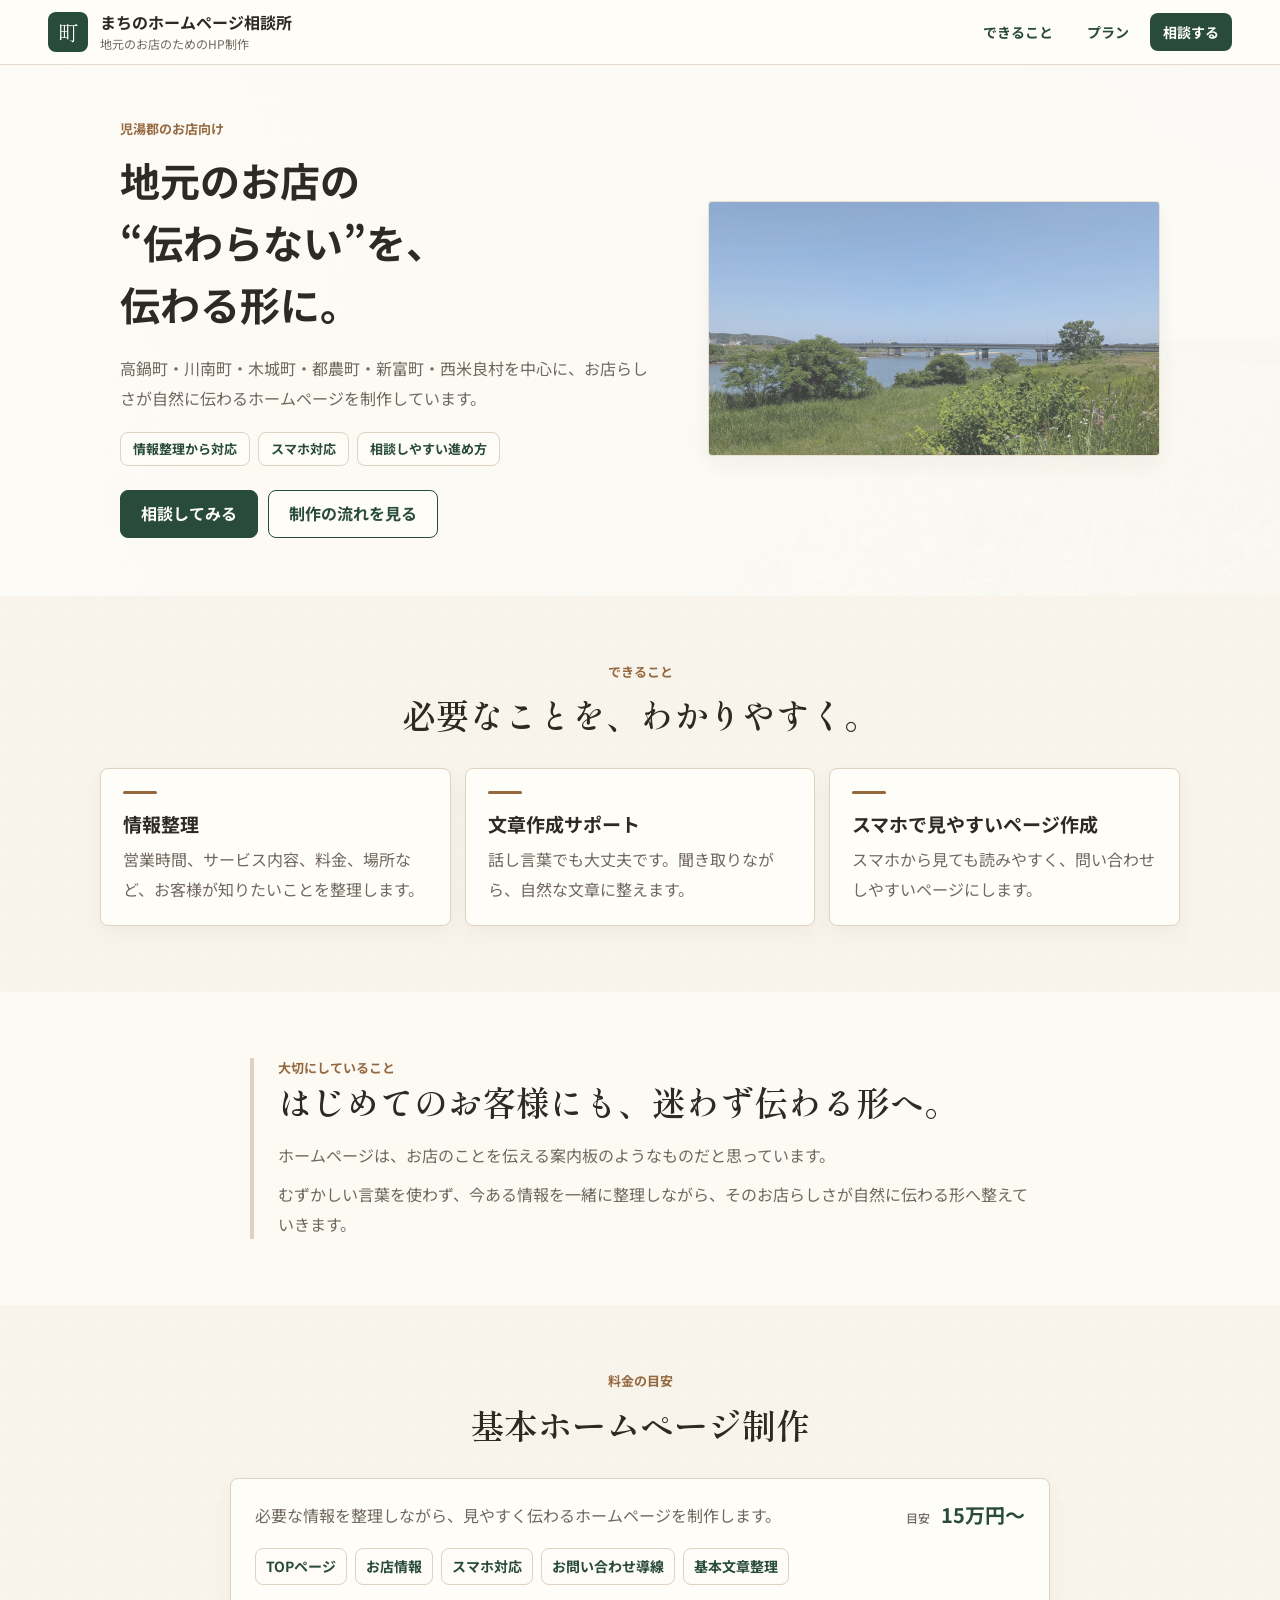
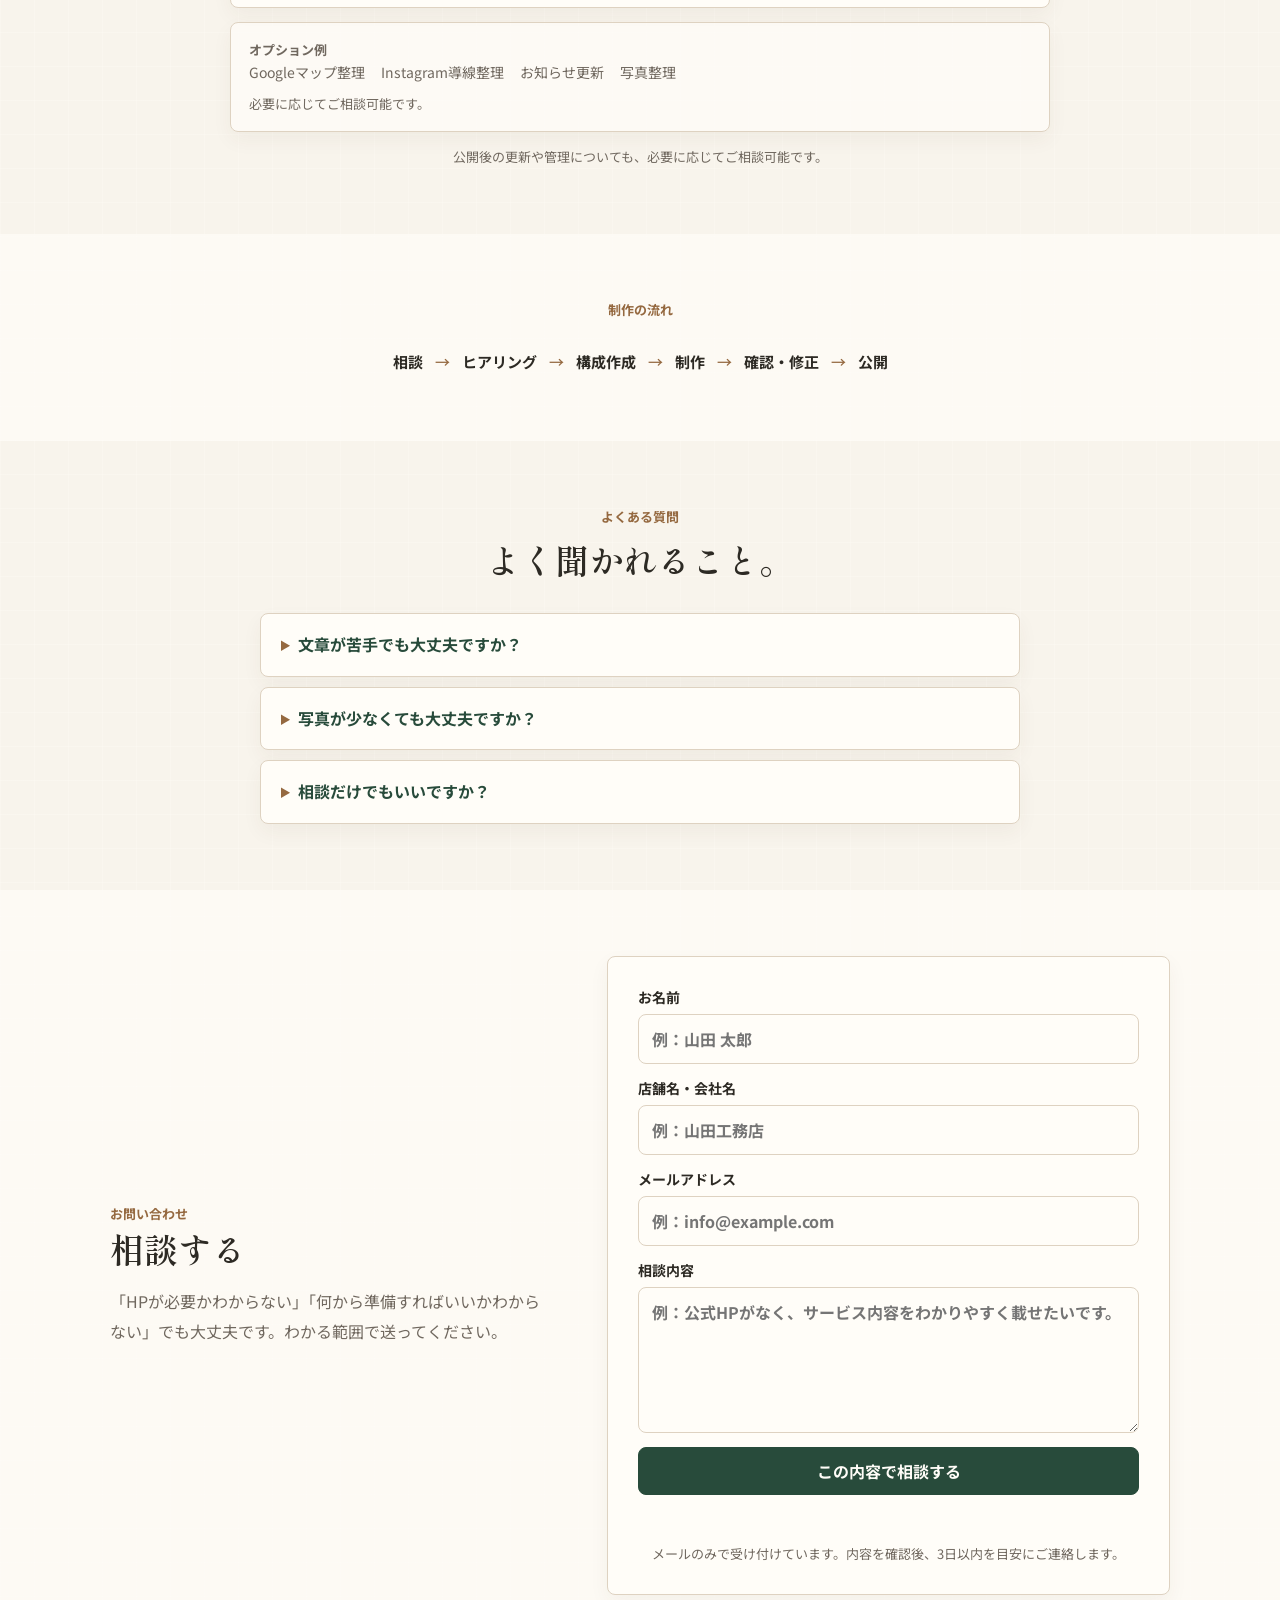
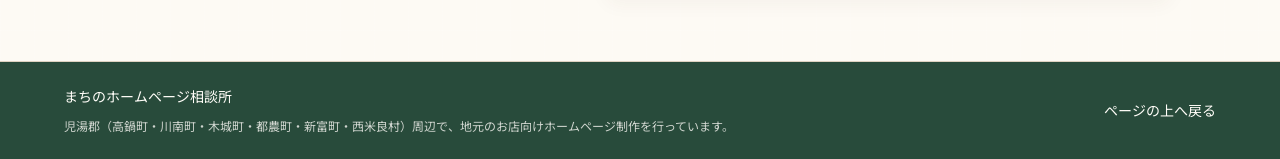
<file: index.html>
<!doctype html>
<html lang="ja">
  <head>
    <meta charset="UTF-8" />
    <meta name="viewport" content="width=device-width, initial-scale=1.0" />
    <meta
      name="description"
      content="児湯郡（高鍋町・川南町・木城町・都農町・新富町・西米良村）を中心に、地元のお店向けホームページを制作しています。"
    />
    <title>まちのホームページ相談所 | 地元のお店のためのHP制作</title>
    <link rel="preconnect" href="https://fonts.googleapis.com" />
    <link rel="preconnect" href="https://fonts.gstatic.com" crossorigin />
    <link
      href="https://fonts.googleapis.com/css2?family=Noto+Sans+JP:wght@400;500;700&family=Shippori+Mincho:wght@500;600&display=swap"
      rel="stylesheet"
    />
    <link rel="stylesheet" href="./styles.css" />
    <script src="./app.js" defer></script>
  </head>
  <body>
    <header class="site-header">
      <a class="brand" href="#top" aria-label="まちのホームページ相談所 トップへ">
        <span class="brand-mark">町</span>
        <span>
          <strong>まちのホームページ相談所</strong>
          <small>地元のお店のためのHP制作</small>
        </span>
      </a>
      <nav class="header-nav" aria-label="ページ内メニュー">
        <a href="#service">できること</a>
        <a href="#plans">プラン</a>
        <a href="#contact">相談する</a>
      </nav>
    </header>

    <main id="top">
      <section class="hero section-band">
        <div class="hero-inner">
          <div class="hero-copy">
            <p class="kicker">児湯郡のお店向け</p>
            <h1>地元のお店の<br />“伝わらない”を、<br />伝わる形に。</h1>
            <p class="hero-lead">
              高鍋町・川南町・木城町・都農町・新富町・西米良村を中心に、お店らしさが自然に伝わるホームページを制作しています。
            </p>
            <div class="hero-points" aria-label="サービスの特徴">
              <span>情報整理から対応</span>
              <span>スマホ対応</span>
              <span>相談しやすい進め方</span>
            </div>
            <div class="hero-actions" aria-label="主な行動">
              <a class="button primary" href="#contact">相談してみる</a>
              <a class="button secondary" href="#flow">制作の流れを見る</a>
            </div>
          </div>

          <div class="hero-visual" aria-label="地元の風景イメージ">
            <img src="/local-river-bridge.jpg" alt="川沿いの緑と橋が見える地元の風景" />
          </div>
        </div>
      </section>

      <section class="section can-do" id="service">
        <div class="section-heading">
          <p class="kicker">できること</p>
          <h2>必要なことを、わかりやすく。</h2>
        </div>
        <div class="service-grid">
          <article>
            <h3>情報整理</h3>
            <p>営業時間、サービス内容、料金、場所など、お客様が知りたいことを整理します。</p>
          </article>
          <article>
            <h3>文章作成サポート</h3>
            <p>話し言葉でも大丈夫です。聞き取りながら、自然な文章に整えます。</p>
          </article>
          <article>
            <h3>スマホで見やすいページ作成</h3>
            <p>スマホから見ても読みやすく、問い合わせしやすいページにします。</p>
          </article>
        </div>
      </section>

      <section class="section story section-band" id="story">
        <div class="story-simple">
          <p class="kicker">大切にしていること</p>
          <h2>はじめてのお客様にも、迷わず伝わる形へ。</h2>
          <p>
            ホームページは、お店のことを伝える案内板のようなものだと思っています。
          </p>
          <p>
            むずかしい言葉を使わず、今ある情報を一緒に整理しながら、そのお店らしさが自然に伝わる形へ整えていきます。
          </p>
        </div>
      </section>

      <section class="section" id="plans">
        <div class="section-heading">
          <p class="kicker">料金の目安</p>
          <h2>基本ホームページ制作</h2>
        </div>
        <div class="plan-box">
          <article class="plan-main">
            <div>
              <p class="plan-text">
                必要な情報を整理しながら、見やすく伝わるホームページを制作します。
              </p>
            </div>
            <p class="price"><span>目安</span> 15万円〜</p>
            <ul class="plan-items">
              <li>TOPページ</li>
              <li>お店情報</li>
              <li>スマホ対応</li>
              <li>お問い合わせ導線</li>
              <li>基本文章整理</li>
            </ul>
          </article>

          <div class="option-box">
            <p class="option-title">オプション例</p>
            <ul>
              <li>Googleマップ整理</li>
              <li>Instagram導線整理</li>
              <li>お知らせ更新</li>
              <li>写真整理</li>
            </ul>
            <p>必要に応じてご相談可能です。</p>
          </div>
        </div>
        <p class="plans-note">公開後の更新や管理についても、必要に応じてご相談可能です。</p>
      </section>

      <section class="section flow section-band" id="flow">
        <div class="section-heading">
          <p class="kicker">制作の流れ</p>
        </div>
        <ol class="flow-list">
          <li>相談</li>
          <li>ヒアリング</li>
          <li>構成作成</li>
          <li>制作</li>
          <li>確認・修正</li>
          <li>公開</li>
        </ol>
      </section>

      <section class="section faq" id="faq">
        <div class="section-heading">
          <p class="kicker">よくある質問</p>
          <h2>よく聞かれること。</h2>
        </div>
        <div class="faq-list">
          <details>
            <summary>文章が苦手でも大丈夫ですか？</summary>
            <p>大丈夫です。お話を聞きながら、自然でわかりやすい文章に整えます。</p>
          </details>
          <details>
            <summary>写真が少なくても大丈夫ですか？</summary>
            <p>今ある写真を活かしつつ、必要な写真や撮り方も一緒に考えます。</p>
          </details>
          <details>
            <summary>相談だけでもいいですか？</summary>
            <p>もちろんです。まだ作るか迷っている段階でも、お気軽にご相談ください。</p>
          </details>
        </div>
      </section>

      <section class="section contact section-band" id="contact">
        <div class="contact-inner">
          <div>
            <p class="kicker">お問い合わせ</p>
            <h2>相談する</h2>
            <p>
              「HPが必要かわからない」「何から準備すればいいかわからない」でも大丈夫です。わかる範囲で送ってください。
            </p>
          </div>
          <form class="contact-form" aria-label="お問い合わせフォーム">
            <label>
              <span>お名前</span>
              <input type="text" name="name" placeholder="例：山田 太郎" autocomplete="name" required />
            </label>
            <label>
              <span>店舗名・会社名</span>
              <input type="text" name="shop" placeholder="例：山田工務店" autocomplete="organization" />
            </label>
            <label>
              <span>メールアドレス</span>
              <input type="email" name="email" placeholder="例：info@example.com" autocomplete="email" required />
            </label>
            <label>
              <span>相談内容</span>
              <textarea name="message" rows="5" placeholder="例：公式HPがなく、サービス内容をわかりやすく載せたいです。" required></textarea>
            </label>
            <input type="hidden" name="_subject" value="【まちのホームページ相談所】お問い合わせがありました" />
            <button class="button primary form-button" type="submit">この内容で相談する</button>
            <p class="form-status" aria-live="polite"></p>
            <p class="form-note">メールのみで受け付けています。内容を確認後、3日以内を目安にご連絡します。</p>
          </form>
        </div>
      </section>
    </main>

    <footer class="site-footer">
      <div>
        <p>まちのホームページ相談所</p>
        <small>児湯郡（高鍋町・川南町・木城町・都農町・新富町・西米良村）周辺で、地元のお店向けホームページ制作を行っています。</small>
      </div>
      <a href="#top">ページの上へ戻る</a>
    </footer>
  </body>
</html>
</file>
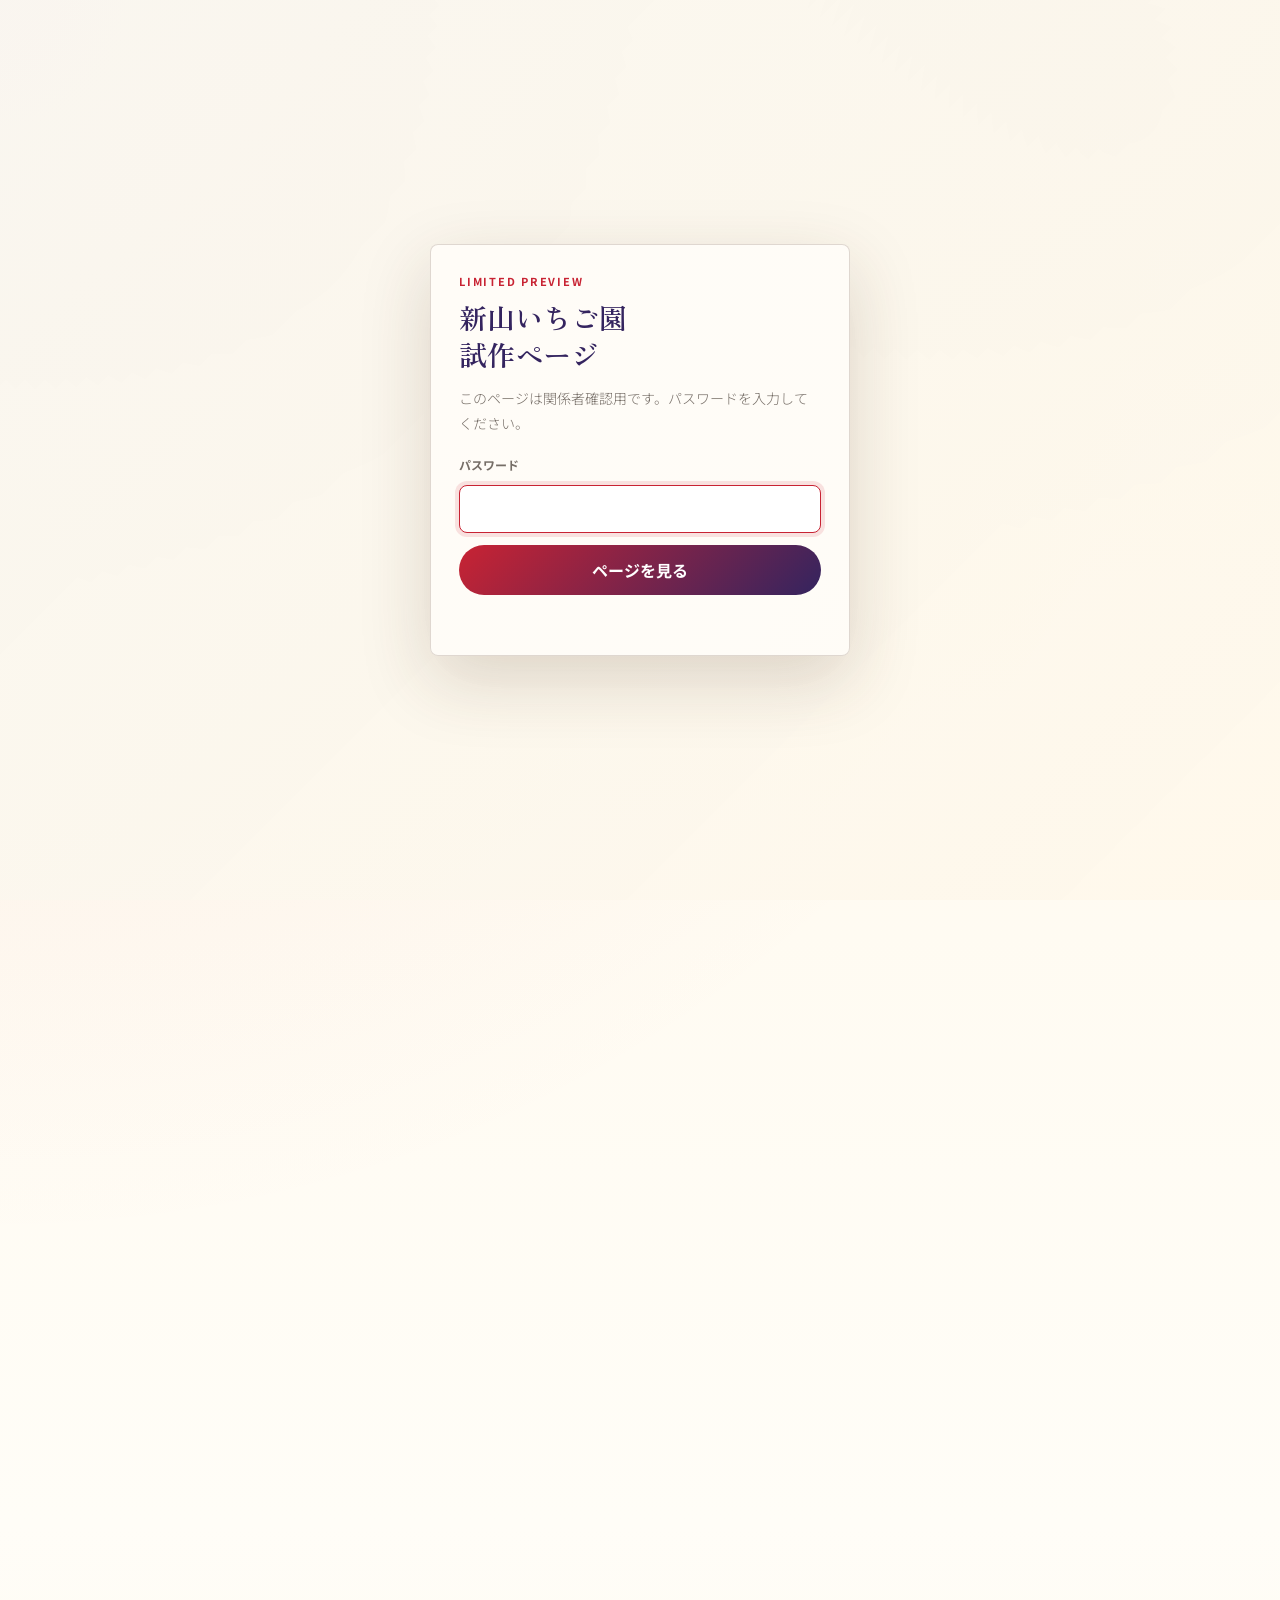
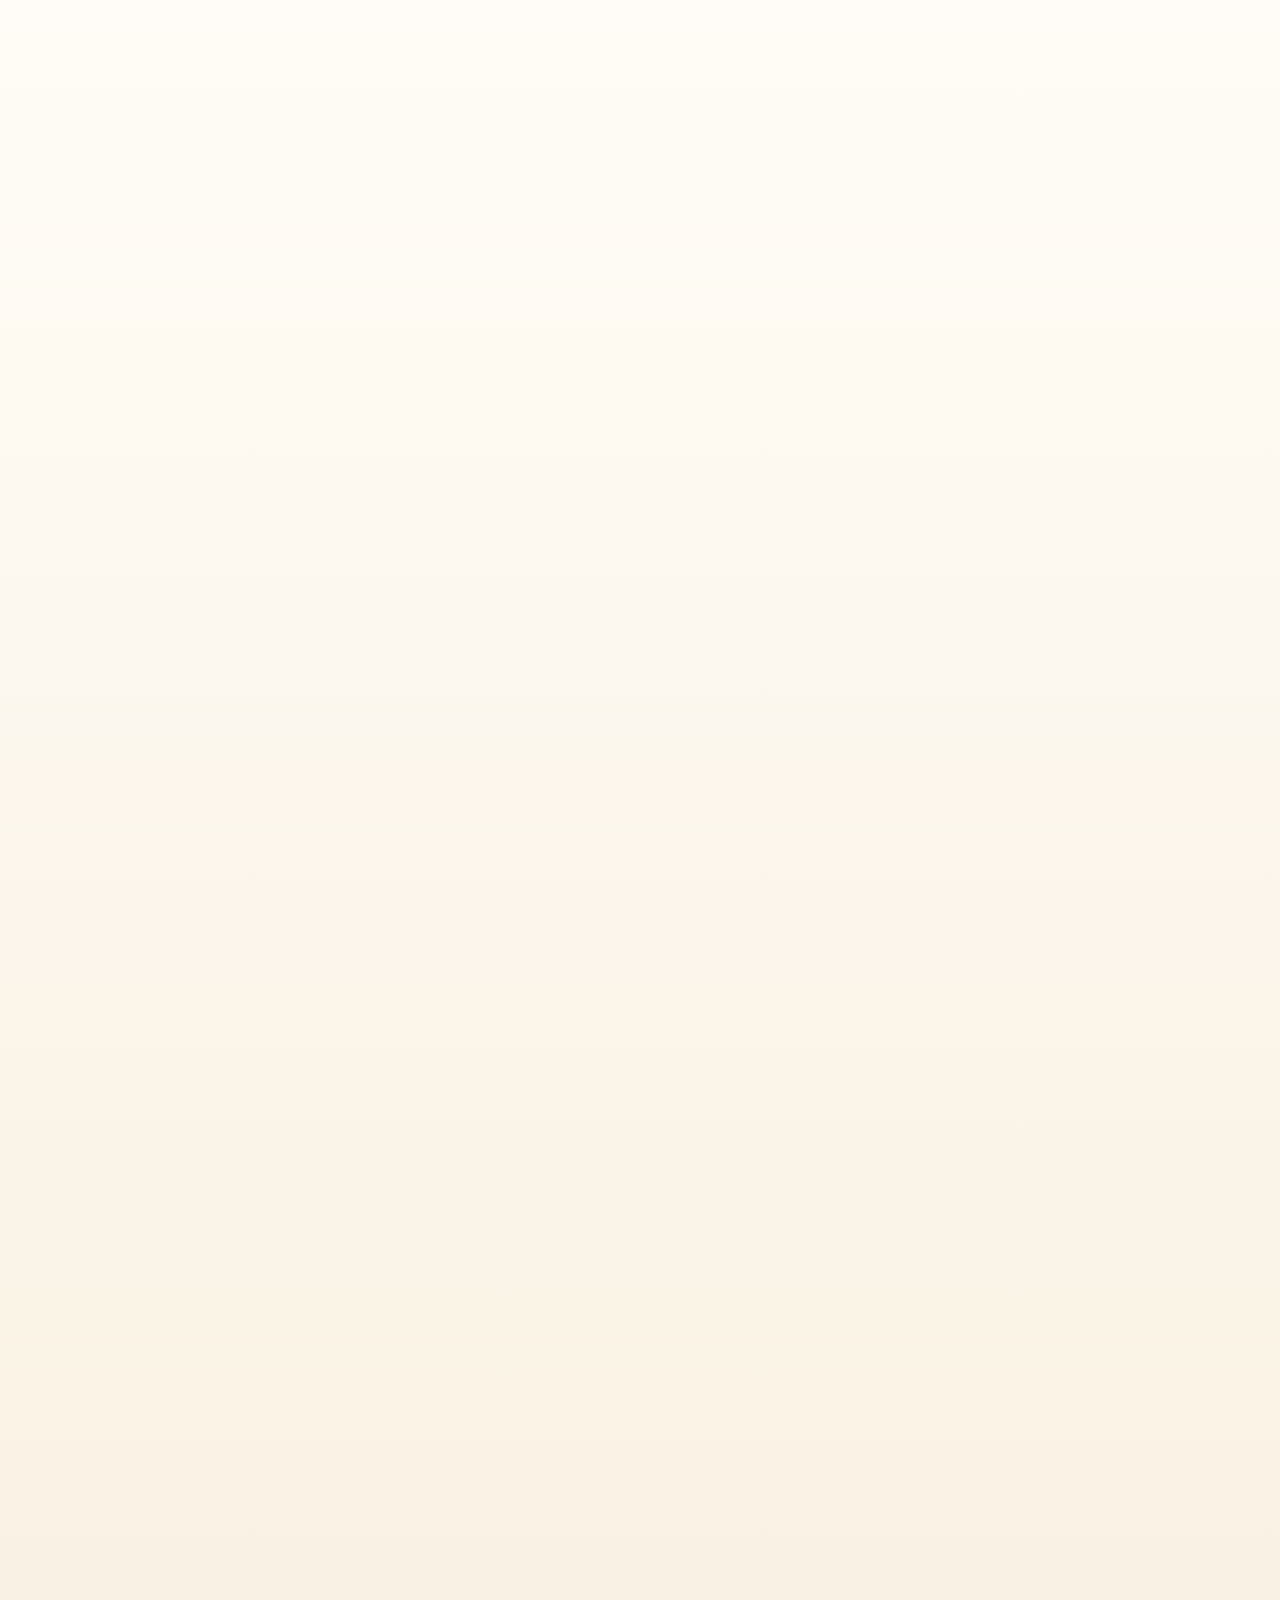
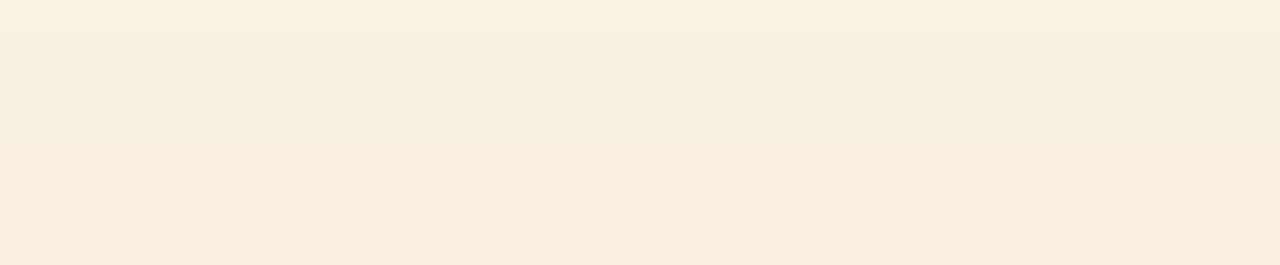
<file: version2.html>
<!doctype html>
<html lang="ja" class="auth-pending">
  <head>
    <meta charset="UTF-8" />
    <meta name="viewport" content="width=device-width, initial-scale=1.0" />
    <meta
      name="description"
      content="宮崎県高鍋町の農園カフェ、新山いちご園（しんやまcafe）の提案用ランディングページ。完熟ベリー、手焼きワッフルコーン、季節で変わるお品書きを伝える構成案。"
    />
    <title>新山いちご園 | 農園ベリーと手焼きワッフルコーン</title>
    <link rel="preconnect" href="https://fonts.googleapis.com" />
    <link rel="preconnect" href="https://fonts.gstatic.com" crossorigin />
    <link
      href="https://fonts.googleapis.com/css2?family=Noto+Sans+JP:wght@300;400;500;700&family=Zen+Old+Mincho:wght@500;600&display=swap"
      rel="stylesheet"
    />
    <link rel="stylesheet" href="./auth.css" />
    <script src="./auth.js" defer></script>
    <link rel="stylesheet" href="./version2.css" />
  </head>
  <body>
    <header class="site-header">
      <a class="logo" href="#top" aria-label="新山いちご園 トップへ">
        <span>新山いちご園</span>
        <small>しんやまcafe / 高鍋町上江</small>
      </a>
      <nav class="nav" aria-label="ページ内ナビゲーション">
        <a href="#story">こだわり</a>
        <a href="#menu">お品書き</a>
        <a href="#access">アクセス</a>
      </nav>
    </header>

    <main id="top">
      <section class="hero photo-hero">
        <div class="hero-text">
          <p class="eyebrow">Farm Berry Soft Cream</p>
          <h1>農園の<br />完熟ベリーと、<br />手焼きワッフルコーンの<br />贅沢な出会い。</h1>
          <p>
            宮崎県高鍋町の農園カフェ。自社農園直送の完熟いちごとブルーベリーを、香ばしく焼き上げたワッフルコーンで味わう一日を。
          </p>
          <div class="hero-actions">
            <a class="button primary" href="#menu">本日のお品書きへ</a>
            <a class="button ghost" href="#story">こだわりを見る</a>
          </div>
        </div>

        <div class="product-visual" aria-label="手焼きワッフルコーンとベリーのソフトクリームを表現した提案用ビジュアル">
          <div class="softcream">
            <span class="cream cream-1"></span>
            <span class="cream cream-2"></span>
            <span class="cream cream-3"></span>
            <span class="berry strawberry one"></span>
            <span class="berry strawberry two"></span>
            <span class="berry blueberry one"></span>
            <span class="berry blueberry two"></span>
          </div>
          <div class="cone"></div>
          <p>Hand-baked waffle cone</p>
        </div>
      </section>

      <section class="section story" id="story">
        <div class="section-title">
          <p class="eyebrow">Our Story</p>
          <h2>畑から、焼きたての香りまで。</h2>
        </div>
        <div class="story-grid">
          <article>
            <span>01</span>
            <h3>自社農園直送の完熟ベリー</h3>
            <p>
              看板メニューは、完熟いちごとブルーベリーを贅沢に使った濃厚でみずみずしいソフトクリーム。果実の香りが主役になるよう、素材の鮮度を大切にしています。
            </p>
          </article>
          <article>
            <span>02</span>
            <h3>一枚ずつ焼くワッフルコーン</h3>
            <p>
              既製品ではなく、店内で丁寧に焼き上げる手作りワッフルコーン。香ばしさとパリッとした食感が、ソフトクリームの余韻を引き立てます。
            </p>
          </article>
          <article>
            <span>03</span>
            <h3>季節で変わる農園カフェ</h3>
            <p>
              収穫のタイミングに合わせて、お品書きは軽やかに変化。今日だけの組み合わせに出会えるライブ感も、新山いちご園らしさです。
            </p>
          </article>
        </div>
      </section>

      <section class="section menu" id="menu">
        <div class="section-title">
          <p class="eyebrow">Today&apos;s Menu</p>
          <h2>本日のお品書き</h2>
          <p>
            季節の収穫に合わせてメニューが変わるため、ここには店舗の公式Instagram最新投稿を同期して表示する想定です。
          </p>
        </div>

        <article class="signature-menu">
          <div class="mini-cone" aria-hidden="true">
            <span class="mini-cream"></span>
            <span class="mini-berry red"></span>
            <span class="mini-berry purple"></span>
          </div>
          <div>
            <p class="eyebrow">Signature</p>
            <h3>完熟いちご＆ブルーベリーの<br />手焼きワッフルコーンソフト</h3>
            <p>
              自社農園直送の完熟いちごとブルーベリーを贅沢にのせた、しんやまcafeらしい看板メニュー。店内で一枚ずつ焼き上げる香ばしいワッフルコーンが、濃厚なソフトクリームと果実の瑞々しさを引き立てます。
            </p>
          </div>
        </article>

        <div class="instagram-embed">
          <div class="embed-head">
            <p>Official Instagram Feed</p>
            <strong>@shinyama.strawberry</strong>
          </div>
          <div class="embed-body">
            <div class="post-placeholder">
              <span></span>
              <span></span>
              <span></span>
              <span></span>
            </div>
            <p>
              実装時は無関係なハッシュタグ検索ではなく、店舗公式InstagramのAPIまたは公式埋め込み投稿URLだけを使用します。
            </p>
          </div>
          <div class="instagram-actions">
            <a class="button primary" href="https://www.instagram.com/shinyama.strawberry/" target="_blank" rel="noreferrer">
              公式Instagramで最新メニューを見る
            </a>
            <a class="button ghost" href="https://www.instagram.com/explore/locations/5732215/" target="_blank" rel="noreferrer">
              お客様の投稿を見る
            </a>
          </div>
        </div>

        <div class="menu-notes" aria-label="メニューの特徴">
          <p>完熟いちご</p>
          <p>ブルーベリー</p>
          <p>手焼きワッフルコーン</p>
          <p>季節限定メニュー</p>
        </div>
      </section>

      <section class="section access" id="access">
        <div class="section-title">
          <p class="eyebrow">Access</p>
          <h2>アクセス・営業時間</h2>
        </div>
        <div class="access-card">
          <dl>
            <div>
              <dt>店名</dt>
              <dd>新山いちご園（しんやまcafe）</dd>
            </div>
            <div>
              <dt>住所</dt>
              <dd>宮崎県児湯郡高鍋町大字上江6649-100</dd>
            </div>
            <div>
              <dt>営業時間</dt>
              <dd>10:00〜17:00</dd>
            </div>
            <div>
              <dt>定休日</dt>
              <dd>月曜・木曜目安。最新情報は公式Instagramをご確認ください。</dd>
            </div>
            <div>
              <dt>電話</dt>
              <dd><a href="tel:0983223180">0983-22-3180</a></dd>
            </div>
          </dl>
          <iframe
            title="新山いちご園 Google Map"
            src="https://www.google.com/maps?q=%E6%96%B0%E5%B1%B1%E3%81%84%E3%81%A1%E3%81%94%E5%9C%92%20%E5%AE%AE%E5%B4%8E%E7%9C%8C%E5%85%90%E6%B9%AF%E9%83%A1%E9%AB%98%E9%8D%8B%E7%94%BA%E5%A4%A7%E5%AD%97%E4%B8%8A%E6%B1%9F6649-100&output=embed"
            loading="lazy"
            referrerpolicy="no-referrer-when-downgrade"
          ></iframe>
          <a
            class="button map"
            href="https://www.google.com/maps/search/?api=1&query=%E6%96%B0%E5%B1%B1%E3%81%84%E3%81%A1%E3%81%94%E5%9C%92%20%E5%AE%AE%E5%B4%8E%E7%9C%8C%E5%85%90%E6%B9%AF%E9%83%A1%E9%AB%98%E9%8D%8B%E7%94%BA%E5%A4%A7%E5%AD%97%E4%B8%8A%E6%B1%9F6649-100"
            target="_blank"
            rel="noreferrer"
          >
            Google Mapでルート案内を見る
          </a>
        </div>
      </section>
    </main>

    <footer>
      <p>© 新山いちご園 All Rights Reserved.</p>
      <small>※本サイトは提案用の試作ページです。公式写真・公式Instagramアカウント確認後に本番情報へ差し替えます。</small>
    </footer>
  </body>
</html>
</file>
<file: styles.css>
:root {
  color-scheme: light;
  --bg: #f8f4ec;
  --paper: #fffdf8;
  --ink: #2d2a24;
  --muted: #70685f;
  --line: #ded2c1;
  --green: #284b3b;
  --green-soft: #eef4ee;
  --wood: #956940;
  --shadow: 0 14px 34px rgba(74, 53, 30, 0.1);
}

* {
  box-sizing: border-box;
}

html {
  scroll-behavior: smooth;
}

body {
  margin: 0;
  min-width: 320px;
  overflow-x: hidden;
  background:
    linear-gradient(rgba(255, 253, 248, 0.28) 1px, transparent 1px),
    linear-gradient(90deg, rgba(255, 253, 248, 0.28) 1px, transparent 1px),
    var(--bg);
  background-size: 34px 34px;
  color: var(--ink);
  font-family: "Noto Sans JP", system-ui, sans-serif;
  letter-spacing: 0;
}

img {
  display: block;
  max-width: 100%;
}

a {
  color: inherit;
  text-decoration: none;
}

button,
input,
textarea {
  font: inherit;
}

h1,
h2,
h3,
p {
  margin-top: 0;
}

h1,
h2 {
  font-family: "Shippori Mincho", serif;
  font-weight: 600;
  line-height: 1.42;
}

h1 {
  max-width: 680px;
  margin-bottom: 18px;
  font-family: "Noto Sans JP", system-ui, sans-serif;
  font-size: clamp(30px, 3.5vw, 40px);
  font-weight: 700;
  line-height: 1.55;
}

h2 {
  font-size: clamp(24px, 3vw, 34px);
}

h3 {
  margin-bottom: 8px;
  font-size: 19px;
  line-height: 1.45;
}

p,
li {
  color: var(--muted);
  font-size: 16px;
  line-height: 1.85;
  overflow-wrap: anywhere;
}

.site-header {
  position: sticky;
  top: 0;
  z-index: 10;
  display: flex;
  align-items: center;
  justify-content: space-between;
  gap: 18px;
  padding: 12px clamp(18px, 4vw, 48px);
  border-bottom: 1px solid rgba(222, 210, 193, 0.8);
  background: rgba(255, 253, 248, 0.94);
  backdrop-filter: blur(12px);
}

.brand {
  display: flex;
  align-items: center;
  gap: 12px;
  min-width: 0;
}

.brand-mark {
  display: inline-grid;
  width: 40px;
  height: 40px;
  flex: 0 0 auto;
  place-items: center;
  border-radius: 8px;
  background: var(--green);
  color: #fffdf8;
  font-family: "Shippori Mincho", serif;
  font-size: 21px;
}

.brand strong,
.brand small {
  display: block;
}

.brand strong {
  font-size: 16px;
  line-height: 1.3;
}

.brand small {
  margin-top: 2px;
  color: var(--muted);
  font-size: 12px;
}

.header-nav {
  display: flex;
  align-items: center;
  gap: 8px;
}

.header-nav a {
  min-height: 38px;
  display: inline-flex;
  align-items: center;
  justify-content: center;
  border-radius: 8px;
  padding: 0 13px;
  color: var(--green);
  font-size: 14px;
  font-weight: 700;
  white-space: nowrap;
}

.header-nav a:last-child {
  background: var(--green);
  color: #fffdf8;
}

.section {
  padding: 66px clamp(20px, 5vw, 68px);
}

.section-band {
  background: rgba(255, 253, 248, 0.72);
}

.section-heading {
  width: min(100%, 760px);
  margin: 0 auto 28px;
  text-align: center;
}

.kicker {
  margin-bottom: 9px;
  color: var(--wood);
  font-size: 13px;
  font-weight: 700;
  line-height: 1.6;
}

.button {
  min-height: 48px;
  display: inline-flex;
  align-items: center;
  justify-content: center;
  border: 1px solid var(--green);
  border-radius: 8px;
  padding: 0 20px;
  font-weight: 700;
  line-height: 1.4;
  transition:
    transform 0.18s ease,
    box-shadow 0.18s ease;
}

.button:hover {
  transform: translateY(-2px);
  box-shadow: 0 10px 20px rgba(40, 75, 59, 0.12);
}

.button.primary {
  background: var(--green);
  color: #fffdf8;
}

.button.secondary {
  background: #fffdf8;
  color: var(--green);
}

.hero {
  position: relative;
  overflow: hidden;
  padding-right: clamp(20px, 5vw, 68px);
  padding-left: clamp(20px, 5vw, 68px);
  padding-top: 54px;
  padding-bottom: 58px;
}

.hero::before {
  content: "";
  position: absolute;
  inset: 0;
  z-index: 0;
  background:
    linear-gradient(90deg, rgba(255, 253, 248, 1) 0%, rgba(255, 253, 248, 0.98) 52%, rgba(255, 253, 248, 0.95) 100%),
    url("/local-river-bridge.jpg") center 58% / cover no-repeat;
  opacity: 0.46;
}

.hero-inner {
  position: relative;
  z-index: 1;
  width: min(100%, 1040px);
  display: grid;
  grid-template-columns: minmax(0, 1.08fr) minmax(300px, 0.92fr);
  align-items: center;
  gap: clamp(28px, 5vw, 58px);
  margin: 0 auto;
}

.hero-inner > *,
.hero-copy {
  min-width: 0;
}

.hero-lead {
  max-width: 680px;
  margin-bottom: 18px;
  font-size: 16px;
  line-height: 1.9;
}

.hero-points {
  display: flex;
  flex-wrap: wrap;
  gap: 8px;
  margin-bottom: 24px;
}

.hero-points span {
  display: inline-flex;
  align-items: center;
  min-height: 34px;
  border: 1px solid var(--line);
  border-radius: 8px;
  padding: 0 12px;
  background: rgba(255, 253, 248, 0.76);
  color: var(--green);
  font-size: 13px;
  font-weight: 700;
}

.hero-actions {
  display: flex;
  flex-wrap: wrap;
  gap: 10px;
}

.hero-visual {
  position: relative;
  overflow: hidden;
  border: 1px solid rgba(222, 210, 193, 0.7);
  border-radius: 4px;
  background: rgba(255, 253, 248, 0.28);
  box-shadow: 0 10px 24px rgba(74, 53, 30, 0.06);
  opacity: 0.88;
}

.hero-visual::after {
  content: "";
  position: absolute;
  inset: 0;
  background: rgba(255, 253, 248, 0.12);
  pointer-events: none;
}

.hero-visual img {
  width: 100%;
  aspect-ratio: 16 / 9;
  object-fit: cover;
  filter: saturate(0.82) sepia(0.04) contrast(0.96);
}

.service-grid {
  width: min(100%, 1080px);
  display: grid;
  grid-template-columns: repeat(3, minmax(0, 1fr));
  gap: 14px;
  margin: 0 auto;
}

.service-grid article,
.plan-main,
.option-box,
.faq-list details,
.contact-form {
  border: 1px solid var(--line);
  border-radius: 8px;
  background: var(--paper);
  box-shadow: 0 8px 20px rgba(74, 53, 30, 0.05);
}

.service-grid article {
  padding: 22px 22px 20px;
}

.service-grid article::before {
  content: "";
  display: block;
  width: 34px;
  height: 3px;
  margin-bottom: 16px;
  border-radius: 999px;
  background: var(--wood);
}

.service-grid p,
.plan-main p,
.option-box p,
.story-simple p,
.contact-inner p {
  margin-bottom: 0;
}

.story-simple {
  width: min(100%, 780px);
  margin: 0 auto;
  border-left: 4px solid rgba(149, 105, 64, 0.28);
  padding-left: 24px;
}

.story-simple h2 {
  margin-bottom: 14px;
}

.story-simple p + p {
  margin-top: 10px;
}

.plan-box {
  width: min(100%, 820px);
  display: grid;
  gap: 14px;
  margin: 0 auto;
}

.plan-main {
  display: grid;
  grid-template-columns: minmax(0, 1fr) auto;
  gap: 16px 28px;
  align-items: start;
  padding: 22px 24px;
}

.plan-text {
  max-width: 560px;
}

.price {
  margin: 0;
  color: var(--green);
  font-size: 20px;
  font-weight: 700;
  line-height: 1.4;
  white-space: nowrap;
}

.price span {
  margin-right: 6px;
  color: var(--muted);
  font-size: 12px;
  font-weight: 500;
}

.plan-items {
  grid-column: 1 / -1;
  display: flex;
  flex-wrap: wrap;
  gap: 8px;
  margin: 2px 0 0;
  padding: 0;
  list-style: none;
}

.plan-items li,
.option-box li {
  font-size: 14px;
  line-height: 1.6;
}

.plan-items li {
  border: 1px solid var(--line);
  border-radius: 8px;
  padding: 6px 10px;
  background: rgba(255, 253, 248, 0.72);
  color: var(--green);
  font-weight: 700;
}

.option-box {
  padding: 16px 18px;
  background: rgba(255, 253, 248, 0.74);
}

.option-title {
  margin-bottom: 10px;
  color: var(--wood);
  font-size: 13px;
  font-weight: 700;
}

.option-box ul {
  display: flex;
  flex-wrap: wrap;
  gap: 8px 16px;
  margin: 0 0 10px;
  padding: 0;
  list-style: none;
}

.option-box li {
  color: var(--muted);
}

.option-box p {
  color: var(--muted);
  font-size: 13px;
  line-height: 1.7;
}

.plans-note {
  width: min(100%, 760px);
  margin: 14px auto 0;
  font-size: 13px;
  line-height: 1.7;
  text-align: center;
}

.flow-list {
  width: min(100%, 860px);
  display: flex;
  flex-wrap: wrap;
  justify-content: center;
  gap: 8px 0;
  margin: 0 auto;
  padding: 0;
  list-style: none;
}

.flow-list li {
  display: inline-flex;
  align-items: center;
  color: var(--ink);
  font-size: 15px;
  font-weight: 700;
  line-height: 1.7;
  text-align: center;
}

.flow-list li:not(:last-child)::after {
  content: "→";
  margin: 0 12px;
  color: var(--wood);
  font-weight: 500;
}

.faq-list {
  width: min(100%, 760px);
  display: grid;
  gap: 10px;
  margin: 0 auto;
}

.faq-list details {
  overflow: hidden;
}

.faq-list summary {
  cursor: pointer;
  padding: 18px 20px;
  color: var(--green);
  font-weight: 700;
  line-height: 1.6;
}

.faq-list summary::marker {
  color: var(--wood);
}

.faq-list p {
  margin: 0;
  padding: 0 20px 18px;
}

.contact-inner {
  width: min(100%, 1060px);
  display: grid;
  grid-template-columns: minmax(0, 0.78fr) minmax(320px, 1fr);
  gap: clamp(28px, 5vw, 58px);
  align-items: center;
  margin: 0 auto;
}

.contact-inner h2 {
  margin-bottom: 14px;
}

.contact-form {
  display: grid;
  gap: 14px;
  padding: clamp(22px, 4vw, 30px);
}

.contact-form label {
  display: grid;
  gap: 7px;
  color: var(--ink);
  font-weight: 700;
}

.contact-form span {
  font-size: 14px;
}

.contact-form input,
.contact-form textarea {
  width: 100%;
  border: 1px solid var(--line);
  border-radius: 8px;
  padding: 12px 13px;
  background: #fffdf8;
  color: var(--ink);
  outline: none;
}

.contact-form textarea {
  resize: vertical;
}

.contact-form input:focus,
.contact-form textarea:focus {
  border-color: var(--green);
  box-shadow: 0 0 0 3px rgba(40, 75, 59, 0.12);
}

.form-button {
  width: 100%;
  cursor: pointer;
}

.form-button:disabled {
  cursor: wait;
  opacity: 0.72;
}

.form-status {
  min-height: 1.6em;
  margin: 0;
  font-size: 13px;
  line-height: 1.6;
  text-align: center;
}

.form-status[data-type="success"] {
  color: var(--green);
}

.form-status[data-type="error"] {
  color: #9a4b38;
}

.form-note {
  margin: 0;
  font-size: 13px;
  line-height: 1.6;
  text-align: center;
}

.site-footer {
  display: flex;
  align-items: center;
  justify-content: space-between;
  gap: 14px;
  padding: 22px clamp(20px, 5vw, 68px);
  border-top: 1px solid var(--line);
  background: var(--green);
}

.site-footer p,
.site-footer small,
.site-footer a {
  margin: 0;
  color: #fffdf8;
}

.site-footer p,
.site-footer a {
  font-size: 14px;
}

.site-footer small {
  display: block;
  max-width: 720px;
  margin-top: 6px;
  color: rgba(255, 253, 248, 0.78);
  font-size: 12px;
  line-height: 1.7;
}

@media (max-width: 920px) {
  .site-header {
    align-items: flex-start;
    flex-direction: column;
  }

  .header-nav {
    width: 100%;
    overflow-x: auto;
    padding-bottom: 2px;
  }

  .contact-inner {
    grid-template-columns: 1fr;
  }

  .service-grid {
    grid-template-columns: 1fr;
  }

  .plan-main {
    grid-template-columns: 1fr;
  }

  .price {
    white-space: normal;
  }

  .flow-list {
    grid-template-columns: repeat(3, minmax(0, 1fr));
  }
}

@media (max-width: 760px) {
  .hero-inner {
    grid-template-columns: 1fr;
  }
}

@media (max-width: 640px) {
  .site-header {
    padding: 12px 16px;
  }

  .brand strong {
    font-size: 14px;
  }

  .brand small {
    font-size: 11px;
  }

  .header-nav a {
    padding: 0 12px;
  }

  .section {
    padding: 52px 18px;
  }

  .hero {
    padding-right: 18px;
    padding-left: 18px;
    padding-top: 42px;
    padding-bottom: 52px;
  }

  h1 {
    font-size: 27px;
    line-height: 1.55;
  }

  h2 {
    font-size: 25px;
  }

  .hero-lead {
    font-size: 16px;
    line-height: 1.85;
  }

  .hero-actions,
  .button {
    width: 100%;
  }

  .hero-points {
    display: flex;
    gap: 7px;
  }

  .hero-points span {
    min-height: 32px;
    justify-content: center;
    padding: 0 10px;
    font-size: 12px;
  }

  .story-simple {
    padding-left: 18px;
  }

  .flow-list {
    grid-template-columns: repeat(2, minmax(0, 1fr));
  }

  .flow-list li {
    min-height: 82px;
  }

  .site-footer {
    align-items: flex-start;
    flex-direction: column;
  }
}
</file>
<file: auth.css>
html.auth-pending body > :not(.auth-gate) {
  visibility: hidden;
  pointer-events: none;
}

html.auth-pending,
html.auth-pending body {
  min-height: 100%;
  overflow: hidden;
}

.auth-gate {
  position: fixed;
  inset: 0;
  z-index: 99999;
  display: grid;
  place-items: center;
  padding: 24px;
  background:
    linear-gradient(135deg, rgba(249, 246, 240, 0.96), rgba(255, 248, 234, 0.94)),
    radial-gradient(circle at 18% 20%, rgba(200, 35, 51, 0.12), transparent 34%),
    radial-gradient(circle at 88% 12%, rgba(52, 36, 95, 0.12), transparent 32%);
  color: #25211e;
  font-family: "Noto Sans JP", system-ui, sans-serif;
}

.auth-panel {
  width: min(100%, 420px);
  border: 1px solid rgba(80, 54, 35, 0.18);
  border-radius: 8px;
  padding: 28px;
  background: rgba(255, 253, 248, 0.94);
  box-shadow: 0 24px 70px rgba(70, 42, 22, 0.18);
}

.auth-panel p,
.auth-panel h1 {
  margin-top: 0;
}

.auth-eyebrow {
  margin-bottom: 10px;
  color: #c82333;
  font-size: 11px;
  font-weight: 700;
  letter-spacing: 0.16em;
  text-transform: uppercase;
}

.auth-panel h1 {
  margin-bottom: 12px;
  color: #34245f;
  font-family: "Shippori Mincho", "Zen Old Mincho", serif;
  font-size: 28px;
  font-weight: 600;
  line-height: 1.35;
}

.auth-lead {
  margin-bottom: 20px;
  color: #756d66;
  font-size: 14px;
  line-height: 1.8;
}

.auth-form {
  display: grid;
  gap: 12px;
}

.auth-form label {
  color: #756d66;
  font-size: 12px;
  font-weight: 700;
}

.auth-form input {
  width: 100%;
  min-height: 48px;
  border: 1px solid rgba(80, 54, 35, 0.2);
  border-radius: 8px;
  background: #fff;
  color: #25211e;
  font: inherit;
  padding: 0 14px;
  outline: none;
}

.auth-form input:focus {
  border-color: #c82333;
  box-shadow: 0 0 0 4px rgba(200, 35, 51, 0.12);
}

.auth-form button {
  min-height: 50px;
  border: 0;
  border-radius: 999px;
  background: linear-gradient(135deg, #c82333, #34245f);
  color: #fff;
  cursor: pointer;
  font: inherit;
  font-weight: 700;
}

.auth-error {
  min-height: 20px;
  margin: 0;
  color: #c82333;
  font-size: 13px;
  line-height: 1.5;
}

@media (max-width: 420px) {
  .auth-panel {
    padding: 24px 20px;
  }

  .auth-panel h1 {
    font-size: 25px;
  }
}
</file>
<file: version2.css>
:root {
  color-scheme: light;
  --ivory: #fff8ea;
  --waffle: #d8a45b;
  --waffle-deep: #9c6a35;
  --strawberry: #c82333;
  --strawberry-deep: #8f1826;
  --blueberry: #34245f;
  --blueberry-soft: #ede7ff;
  --ink: #271f1b;
  --muted: #756a5c;
  --line: rgba(80, 54, 35, 0.17);
  --paper: #fffdf7;
  --shadow: 0 24px 70px rgba(70, 42, 22, 0.14);
}

* {
  box-sizing: border-box;
}

html {
  scroll-behavior: smooth;
}

body {
  margin: 0;
  min-width: 320px;
  background:
    radial-gradient(circle at top left, rgba(200, 35, 51, 0.08), transparent 34%),
    linear-gradient(180deg, var(--ivory), #fffdf7 44%, #f8efe0);
  color: var(--ink);
  font-family: "Noto Sans JP", system-ui, sans-serif;
  font-weight: 300;
  letter-spacing: 0;
}

a {
  color: inherit;
  text-decoration: none;
}

h1,
h2,
h3,
p,
dl {
  margin-top: 0;
}

.site-header {
  position: sticky;
  top: 0;
  z-index: 10;
  display: flex;
  align-items: center;
  justify-content: space-between;
  gap: 18px;
  padding: 14px 18px;
  border-bottom: 1px solid rgba(255, 255, 255, 0.54);
  background: rgba(255, 248, 234, 0.82);
  backdrop-filter: blur(16px);
}

.logo {
  display: grid;
  gap: 2px;
  min-width: 132px;
}

.logo span,
h1,
h2,
h3 {
  font-family: "Zen Old Mincho", serif;
}

.logo span {
  font-size: 17px;
  font-weight: 600;
}

.logo small {
  color: var(--muted);
  font-size: 10px;
  white-space: nowrap;
}

.nav {
  display: flex;
  gap: 8px;
  overflow-x: auto;
  scrollbar-width: none;
}

.nav::-webkit-scrollbar {
  display: none;
}

.nav a {
  min-height: 36px;
  display: inline-flex;
  align-items: center;
  flex: 0 0 auto;
  border: 1px solid var(--line);
  border-radius: 999px;
  padding: 0 12px;
  color: var(--blueberry);
  background: rgba(255, 255, 255, 0.62);
  font-size: 12px;
  font-weight: 500;
}

.hero {
  position: relative;
  width: min(1120px, calc(100% - 36px));
  min-height: calc(100svh - 66px);
  display: grid;
  align-items: center;
  gap: 38px;
  margin: 0 auto;
  padding: 58px 0 72px;
}

.photo-hero::before {
  content: "";
  position: absolute;
  inset: 18px -18px 24px;
  z-index: -2;
  border-radius: 8px;
  background:
    linear-gradient(90deg, rgba(255, 248, 234, 0.96) 0%, rgba(255, 248, 234, 0.84) 42%, rgba(255, 248, 234, 0.42) 100%),
    linear-gradient(180deg, rgba(255, 248, 234, 0.3), rgba(255, 248, 234, 0.78)),
    url("./assets/shinyama-storefront.jpg") center right / cover;
  box-shadow: 0 24px 80px rgba(70, 42, 22, 0.12);
}

.photo-hero::after {
  content: "";
  position: absolute;
  inset: auto -18px 22px 40%;
  z-index: -1;
  height: 44%;
  border-radius: 999px 0 8px 999px;
  background: linear-gradient(90deg, rgba(255, 248, 234, 0), rgba(255, 248, 234, 0.74));
}

.hero-text {
  max-width: 680px;
}

.eyebrow {
  margin-bottom: 12px;
  color: var(--strawberry);
  font-size: 11px;
  font-weight: 700;
  letter-spacing: 0.16em;
  text-transform: uppercase;
}

h1 {
  margin-bottom: 20px;
  color: var(--blueberry);
  font-size: clamp(38px, 7vw, 60px);
  font-weight: 600;
  line-height: 1.16;
}

.hero-text p:not(.eyebrow),
.section-title p,
.story-grid p,
.embed-body p {
  color: var(--muted);
  font-size: 15px;
  line-height: 2;
}

.hero-actions {
  display: grid;
  gap: 12px;
  margin-top: 30px;
}

.button {
  min-height: 52px;
  display: inline-flex;
  align-items: center;
  justify-content: center;
  border-radius: 999px;
  padding: 0 20px;
  font-size: 14px;
  font-weight: 700;
}

.primary {
  background: linear-gradient(135deg, var(--strawberry), var(--blueberry));
  color: #fff;
  box-shadow: 0 18px 36px rgba(52, 36, 95, 0.18);
}

.ghost {
  border: 1px solid var(--line);
  color: var(--blueberry);
  background: rgba(255, 255, 255, 0.62);
}

.product-visual {
  position: relative;
  display: grid;
  justify-items: center;
  align-content: center;
  min-height: 430px;
  border: 1px solid rgba(156, 106, 53, 0.2);
  border-radius: 8px;
  background:
    linear-gradient(135deg, rgba(255, 255, 255, 0.78), rgba(255, 248, 234, 0.56)),
    repeating-linear-gradient(45deg, rgba(216, 164, 91, 0.1) 0 12px, transparent 12px 24px);
  box-shadow: var(--shadow);
  overflow: hidden;
}

.softcream {
  position: relative;
  width: 250px;
  height: 245px;
}

.cream {
  position: absolute;
  left: 50%;
  display: block;
  border-radius: 50% 50% 44% 44%;
  background: linear-gradient(145deg, #fff 10%, #f7efe3 70%);
  box-shadow: inset -18px -18px 30px rgba(216, 164, 91, 0.14);
  transform: translateX(-50%);
}

.cream-1 {
  top: 24px;
  width: 128px;
  height: 88px;
}

.cream-2 {
  top: 78px;
  width: 190px;
  height: 104px;
}

.cream-3 {
  top: 142px;
  width: 242px;
  height: 116px;
}

.berry {
  position: absolute;
  display: block;
  box-shadow: 0 8px 18px rgba(52, 36, 95, 0.16);
}

.strawberry {
  width: 38px;
  height: 46px;
  border-radius: 60% 60% 70% 70%;
  background: radial-gradient(circle at 35% 28%, #ff8f91, var(--strawberry) 58%, var(--strawberry-deep));
}

.strawberry.one {
  top: 95px;
  left: 42px;
  rotate: -18deg;
}

.strawberry.two {
  top: 142px;
  right: 34px;
  rotate: 20deg;
}

.blueberry {
  width: 34px;
  height: 34px;
  border-radius: 50%;
  background: radial-gradient(circle at 32% 28%, #7b68b4, var(--blueberry) 62%, #160f2e);
}

.blueberry.one {
  top: 64px;
  right: 52px;
}

.blueberry.two {
  top: 166px;
  left: 58px;
}

.cone {
  width: 186px;
  height: 245px;
  clip-path: polygon(8% 0, 92% 0, 50% 100%);
  background:
    repeating-linear-gradient(45deg, transparent 0 18px, rgba(111, 70, 28, 0.22) 18px 21px),
    repeating-linear-gradient(-45deg, transparent 0 18px, rgba(111, 70, 28, 0.18) 18px 21px),
    linear-gradient(145deg, #f0bf74, var(--waffle));
  filter: drop-shadow(0 22px 28px rgba(90, 56, 25, 0.18));
  margin-top: -24px;
}

.product-visual > p {
  margin: 18px 0 0;
  color: var(--waffle-deep);
  font-size: 12px;
  font-weight: 700;
  letter-spacing: 0.12em;
  text-transform: uppercase;
}

.section {
  width: min(1120px, calc(100% - 36px));
  margin: 0 auto;
  padding: 76px 0 0;
}

.section-title {
  max-width: 680px;
  margin-bottom: 30px;
}

.section-title h2 {
  margin-bottom: 12px;
  color: var(--blueberry);
  font-size: clamp(30px, 8vw, 48px);
  line-height: 1.24;
}

.story-grid {
  display: grid;
  gap: 14px;
}

.story-grid article {
  border: 1px solid var(--line);
  border-radius: 8px;
  padding: 24px;
  background: rgba(255, 253, 247, 0.74);
  box-shadow: 0 14px 38px rgba(70, 42, 22, 0.08);
}

.story-grid span {
  display: inline-block;
  margin-bottom: 18px;
  color: var(--strawberry);
  font-family: "Zen Old Mincho", serif;
  font-size: 22px;
}

.story-grid h3 {
  margin-bottom: 12px;
  font-size: 22px;
  line-height: 1.45;
}

.story-grid p {
  margin-bottom: 0;
}

.instagram-embed {
  display: grid;
  gap: 18px;
  border: 1px solid rgba(52, 36, 95, 0.16);
  border-radius: 8px;
  padding: 20px;
  background: var(--paper);
  box-shadow: var(--shadow);
}

.signature-menu {
  display: grid;
  gap: 22px;
  align-items: center;
  margin-bottom: 18px;
  border: 1px solid rgba(156, 106, 53, 0.24);
  border-radius: 8px;
  padding: 24px;
  background:
    linear-gradient(135deg, rgba(255, 253, 247, 0.94), rgba(255, 248, 234, 0.82)),
    repeating-linear-gradient(45deg, rgba(216, 164, 91, 0.1) 0 12px, transparent 12px 24px);
  box-shadow: var(--shadow);
}

.signature-menu h3 {
  margin-bottom: 14px;
  color: var(--blueberry);
  font-size: clamp(24px, 6vw, 34px);
  line-height: 1.32;
}

.signature-menu p:last-child {
  margin-bottom: 0;
  color: var(--muted);
  font-size: 14px;
  line-height: 2;
}

.mini-cone {
  position: relative;
  width: 150px;
  height: 230px;
  justify-self: center;
}

.mini-cream {
  position: absolute;
  top: 8px;
  left: 50%;
  width: 142px;
  height: 108px;
  border-radius: 50% 50% 44% 44%;
  background: linear-gradient(145deg, #fff 16%, #f5ecdd 76%);
  box-shadow: inset -14px -16px 24px rgba(216, 164, 91, 0.16);
  transform: translateX(-50%);
}

.mini-cone::after {
  content: "";
  position: absolute;
  left: 50%;
  bottom: 0;
  width: 116px;
  height: 150px;
  clip-path: polygon(6% 0, 94% 0, 50% 100%);
  background:
    repeating-linear-gradient(45deg, transparent 0 14px, rgba(111, 70, 28, 0.24) 14px 17px),
    repeating-linear-gradient(-45deg, transparent 0 14px, rgba(111, 70, 28, 0.18) 14px 17px),
    linear-gradient(145deg, #efbf74, var(--waffle));
  transform: translateX(-50%);
}

.mini-berry {
  position: absolute;
  z-index: 2;
  display: block;
  border-radius: 50%;
  box-shadow: 0 8px 18px rgba(52, 36, 95, 0.16);
}

.mini-berry.red {
  top: 62px;
  left: 38px;
  width: 38px;
  height: 44px;
  border-radius: 58% 58% 68% 68%;
  background: radial-gradient(circle at 34% 28%, #ff9b9b, var(--strawberry) 58%, var(--strawberry-deep));
  rotate: -14deg;
}

.mini-berry.purple {
  top: 52px;
  right: 34px;
  width: 36px;
  height: 36px;
  background: radial-gradient(circle at 32% 28%, #7b68b4, var(--blueberry) 62%, #160f2e);
}

.instagram-actions {
  display: grid;
  gap: 10px;
}

.embed-head {
  display: flex;
  align-items: end;
  justify-content: space-between;
  gap: 14px;
  border-bottom: 1px solid var(--line);
  padding-bottom: 16px;
}

.embed-head p {
  margin-bottom: 0;
  color: var(--strawberry);
  font-size: 11px;
  font-weight: 700;
  letter-spacing: 0.14em;
  text-transform: uppercase;
}

.embed-head strong {
  color: var(--blueberry);
  font-size: 14px;
}

.embed-body {
  display: grid;
  gap: 18px;
}

.post-placeholder {
  display: grid;
  grid-template-columns: repeat(2, minmax(0, 1fr));
  gap: 8px;
}

.post-placeholder span {
  aspect-ratio: 1;
  border-radius: 8px;
  background:
    linear-gradient(135deg, rgba(200, 35, 51, 0.18), rgba(52, 36, 95, 0.22)),
    repeating-linear-gradient(45deg, rgba(216, 164, 91, 0.14) 0 10px, transparent 10px 20px);
}

.embed-body p {
  margin-bottom: 0;
  font-size: 13px;
}

.menu-notes {
  display: grid;
  grid-template-columns: repeat(2, minmax(0, 1fr));
  gap: 8px;
  margin-top: 18px;
}

.menu-notes p {
  display: grid;
  min-height: 48px;
  place-items: center;
  border: 1px solid var(--line);
  border-radius: 999px;
  margin-bottom: 0;
  color: var(--blueberry);
  background: rgba(255, 255, 255, 0.58);
  font-size: 13px;
  font-weight: 700;
}

.access {
  padding-bottom: 82px;
}

.access-card {
  overflow: hidden;
  border: 1px solid var(--line);
  border-radius: 8px;
  background: var(--paper);
  box-shadow: var(--shadow);
}

.access-card dl {
  display: grid;
  gap: 0;
  margin: 0;
  padding: 8px 20px;
}

.access-card dl div {
  display: grid;
  grid-template-columns: 88px minmax(0, 1fr);
  gap: 14px;
  border-bottom: 1px solid var(--line);
  padding: 15px 0;
}

.access-card dl div:last-child {
  border-bottom: 0;
}

.access-card dt {
  color: var(--strawberry);
  font-size: 12px;
  font-weight: 700;
}

.access-card dd {
  margin: 0;
  color: var(--ink);
  font-size: 14px;
  line-height: 1.75;
}

.access-card iframe {
  display: block;
  width: 100%;
  height: 330px;
  border: 0;
  border-top: 1px solid var(--line);
}

.map {
  margin: 18px 20px 20px;
  width: calc(100% - 40px);
}

footer {
  padding: 30px 20px 34px;
  background: var(--blueberry);
  color: rgba(255, 255, 255, 0.86);
  text-align: center;
}

footer p {
  margin-bottom: 8px;
  font-size: 12px;
}

footer small {
  display: block;
  max-width: 680px;
  margin: 0 auto;
  color: rgba(255, 255, 255, 0.66);
  font-size: 11px;
  line-height: 1.8;
}

@media (min-width: 780px) {
  .site-header {
    padding-inline: max(28px, calc((100vw - 1120px) / 2));
  }

  .hero {
    grid-template-columns: minmax(0, 1.08fr) minmax(360px, 0.92fr);
  }

  .hero-actions {
    grid-template-columns: 220px 180px;
  }

  .story-grid {
    grid-template-columns: repeat(3, minmax(0, 1fr));
  }

  .embed-body {
    grid-template-columns: 1.2fr 0.8fr;
    align-items: center;
  }

  .signature-menu {
    grid-template-columns: 190px minmax(0, 1fr);
    padding: 30px;
  }

  .post-placeholder {
    grid-template-columns: repeat(4, minmax(0, 1fr));
  }

  .menu-notes {
    grid-template-columns: repeat(4, minmax(0, 1fr));
  }

  .instagram-actions {
    grid-template-columns: 1fr 1fr;
  }
}

@media (max-width: 420px) {
  .site-header {
    align-items: start;
  }

  .nav {
    max-width: 176px;
    flex-wrap: wrap;
    justify-content: end;
    overflow: visible;
  }

  .nav a {
    min-height: 34px;
    padding-inline: 10px;
    font-size: 11px;
  }

  .hero {
    width: min(100% - 28px, 1120px);
  }

  .photo-hero::before {
    inset: 8px -14px 30px;
    background:
      linear-gradient(180deg, rgba(255, 248, 234, 0.82) 0%, rgba(255, 248, 234, 0.96) 45%, rgba(255, 248, 234, 0.76) 100%),
      url("./assets/shinyama-storefront.jpg") center top / cover;
  }

  .photo-hero::after {
    display: none;
  }

  h1 {
    font-size: clamp(36px, 11vw, 48px);
  }

  .product-visual {
    min-height: 380px;
  }

  .softcream {
    scale: 0.88;
  }

  .cone {
    scale: 0.9;
  }
}
</file>
